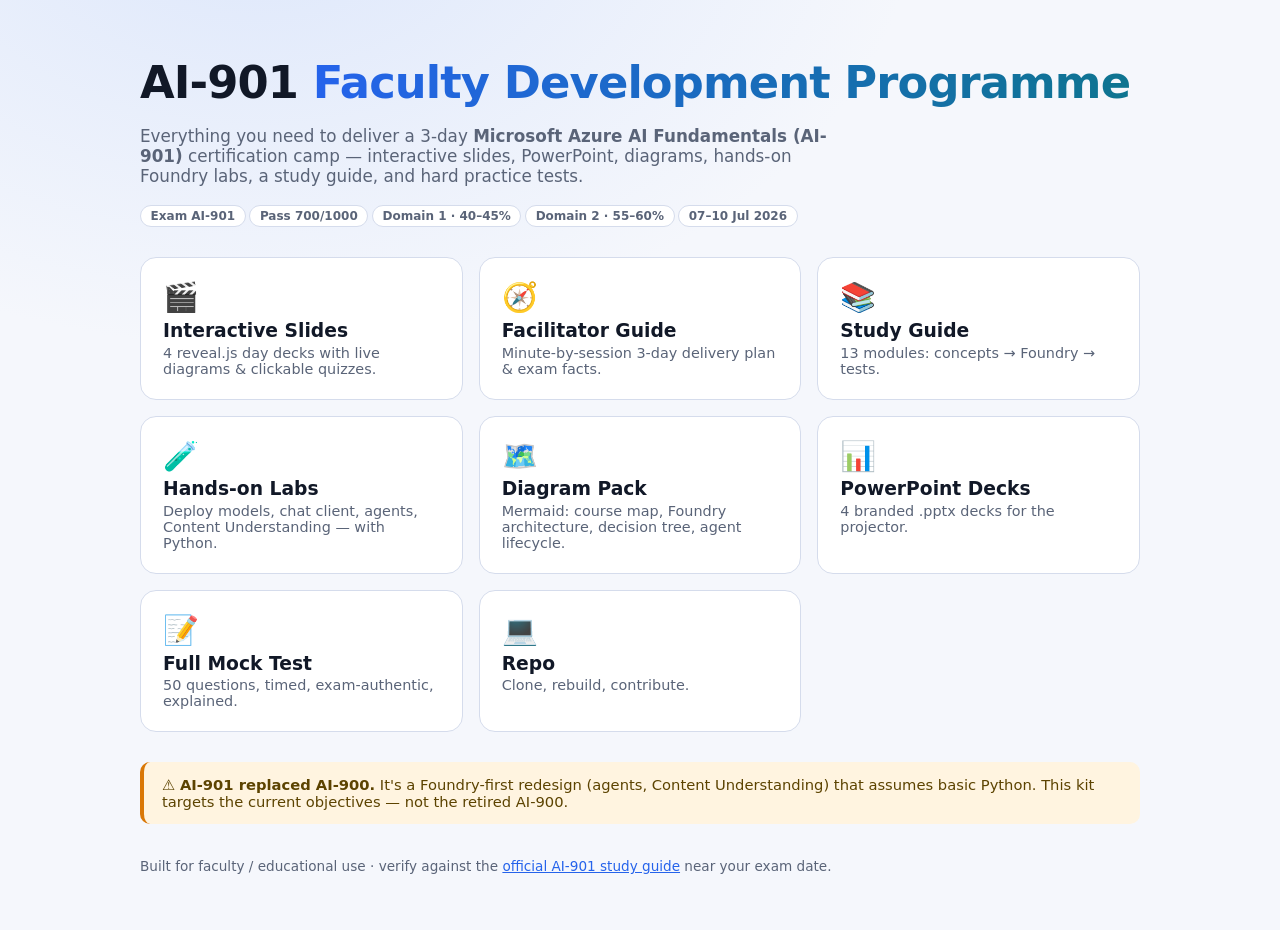
<file: index.html>
<!DOCTYPE html>
<html lang="en">
<head>
<meta charset="utf-8">
<meta name="viewport" content="width=device-width, initial-scale=1.0">
<title>AI-901 FDP — Azure AI Fundamentals Faculty Kit</title>
<link rel="stylesheet" href="slides/assets/theme.css">
<style>
  body{margin:0;min-height:100vh;padding:56px 24px;box-sizing:border-box;font-family:"Segoe UI",system-ui,sans-serif;}
  .wrap{max-width:1000px;margin:0 auto;color:var(--ink);}
  .hero h1{font-size:2.8em;margin:0 0 .1em;color:#111827;letter-spacing:-.02em;}
  .hero .grad{background:linear-gradient(90deg,var(--accent),var(--accent2));-webkit-background-clip:text;background-clip:text;color:transparent;}
  .hero p{color:var(--muted);font-size:1.05em;max-width:720px;}
  .badges span{display:inline-block;margin:.2em .3em .2em 0;padding:.25em .8em;border-radius:999px;font-size:.75em;font-weight:700;background:var(--card);border:1px solid var(--border);color:var(--muted);}
  .grid{display:grid;grid-template-columns:repeat(auto-fit,minmax(260px,1fr));gap:16px;margin-top:28px;}
  .tile{background:var(--card);border:1px solid var(--border);border-radius:16px;padding:22px;text-decoration:none;color:var(--ink);transition:.15s;display:block;}
  .tile:hover{border-color:var(--accent);transform:translateY(-3px);}
  .tile .ic{font-size:1.8em;}
  .tile h3{margin:.3em 0 .2em;color:#111827;}
  .tile p{margin:0;color:var(--muted);font-size:.9em;}
  .note{margin-top:30px;padding:14px 18px;border-left:4px solid var(--warn);background:#fff4e0;border-radius:10px;color:#5c4300;font-size:.92em;}
  .foot{margin-top:34px;color:var(--muted);font-size:.85em;}
  .foot a{color:var(--accent);}
</style>
</head>
<body>
<div class="wrap">
  <div class="hero">
    <h1>AI-901 <span class="grad">Faculty Development Programme</span></h1>
    <p>Everything you need to deliver a 3-day <strong>Microsoft Azure AI Fundamentals (AI-901)</strong> certification camp — interactive slides, PowerPoint, diagrams, hands-on Foundry labs, a study guide, and hard practice tests.</p>
    <div class="badges">
      <span>Exam AI-901</span><span>Pass 700/1000</span><span>Domain 1 · 40–45%</span><span>Domain 2 · 55–60%</span><span>07–10 Jul 2026</span>
    </div>
  </div>

  <div class="grid">
    <a class="tile" href="slides/index.html"><div class="ic">🎬</div><h3>Interactive Slides</h3><p>4 reveal.js day decks with live diagrams &amp; clickable quizzes.</p></a>
    <a class="tile" href="study-guide/00-facilitator-guide.md"><div class="ic">🧭</div><h3>Facilitator Guide</h3><p>Minute-by-session 3-day delivery plan &amp; exam facts.</p></a>
    <a class="tile" href="study-guide/"><div class="ic">📚</div><h3>Study Guide</h3><p>13 modules: concepts → Foundry → tests.</p></a>
    <a class="tile" href="labs/README.md"><div class="ic">🧪</div><h3>Hands-on Labs</h3><p>Deploy models, chat client, agents, Content Understanding — with Python.</p></a>
    <a class="tile" href="diagrams/README.md"><div class="ic">🗺️</div><h3>Diagram Pack</h3><p>Mermaid: course map, Foundry architecture, decision tree, agent lifecycle.</p></a>
    <a class="tile" href="pptx/"><div class="ic">📊</div><h3>PowerPoint Decks</h3><p>4 branded .pptx decks for the projector.</p></a>
    <a class="tile" href="study-guide/11-full-exam-simulation.md"><div class="ic">📝</div><h3>Full Mock Test</h3><p>50 questions, timed, exam-authentic, explained.</p></a>
    <a class="tile" href="https://github.com/EricKart/AI901_FDP"><div class="ic">💻</div><h3>Repo</h3><p>Clone, rebuild, contribute.</p></a>
  </div>

  <div class="note">⚠️ <strong>AI-901 replaced AI-900.</strong> It's a Foundry-first redesign (agents, Content Understanding) that assumes basic Python. This kit targets the current objectives — not the retired AI-900.</div>

  <div class="foot">Built for faculty / educational use · verify against the <a href="https://aka.ms/AI901-StudyGuide">official AI-901 study guide</a> near your exam date.</div>
</div>
</body>
</html>
</file>
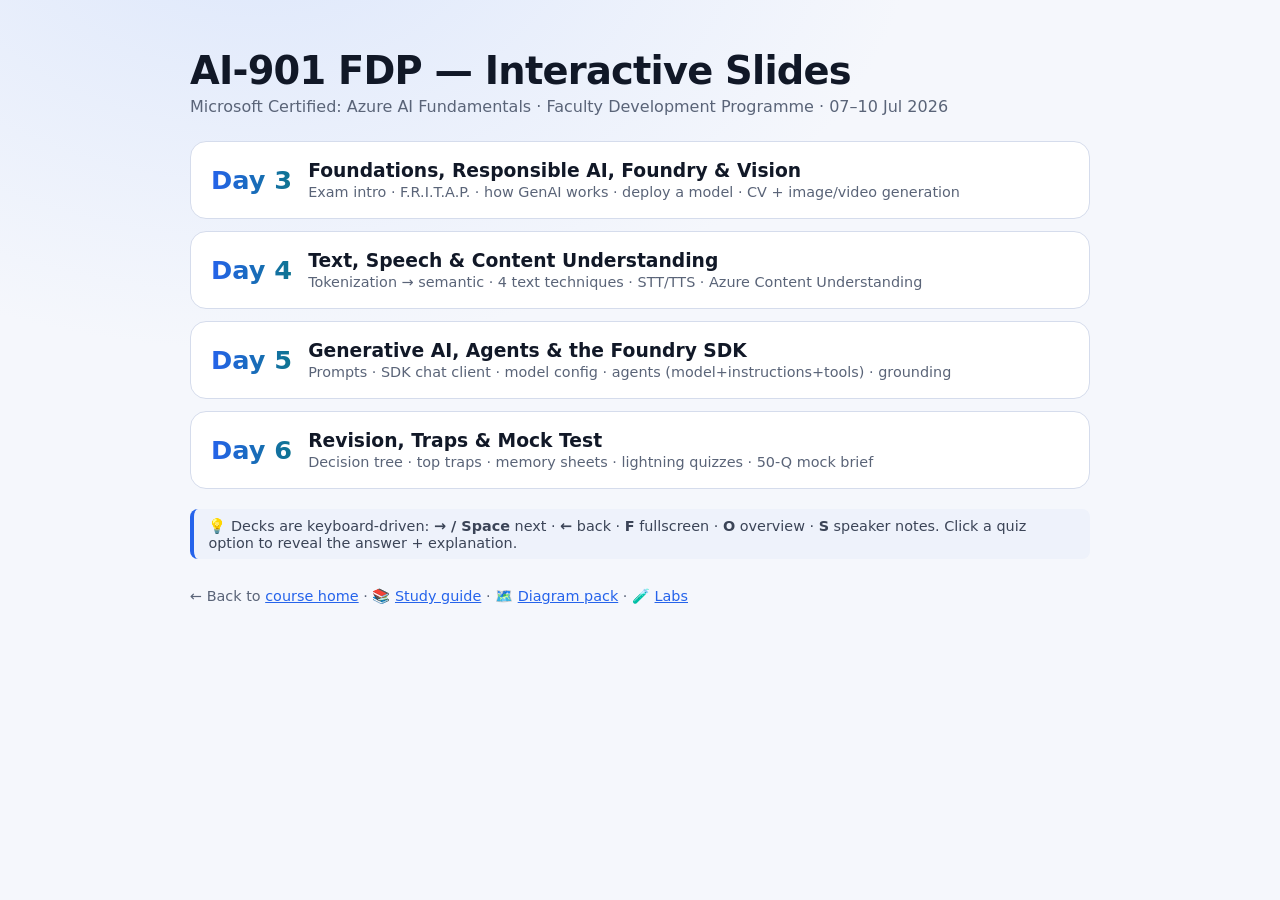
<file: slides/index.html>
<!DOCTYPE html>
<html lang="en">
<head>
<meta charset="utf-8">
<meta name="viewport" content="width=device-width, initial-scale=1.0">
<title>AI-901 FDP — Interactive Slide Decks</title>
<link rel="stylesheet" href="assets/theme.css">
<style>
  body{margin:0;min-height:100vh;padding:48px 24px;box-sizing:border-box;}
  .wrap{max-width:900px;margin:0 auto;color:var(--ink);font-family:"Segoe UI",system-ui,sans-serif;}
  h1{font-size:2.4em;margin:0 0 .1em;color:#111827;letter-spacing:-.02em;}
  .sub{color:var(--muted);margin-bottom:1.6em;}
  .deck{display:flex;align-items:center;gap:16px;background:var(--card);border:1px solid var(--border);
    border-radius:16px;padding:18px 20px;margin:12px 0;text-decoration:none;transition:.15s;}
  .deck:hover{border-color:var(--accent);transform:translateY(-2px);}
  .num{font-size:1.6em;font-weight:800;background:linear-gradient(90deg,var(--accent),var(--accent2));
    -webkit-background-clip:text;background-clip:text;color:transparent;min-width:70px;}
  .deck h3{margin:0;color:#111827;}
  .deck p{margin:.2em 0 0;color:var(--muted);font-size:.9em;}
  .links{margin-top:2em;color:var(--muted);font-size:.9em;}
  .links a{color:var(--accent);}
  .hint{margin-top:1.4em;padding:.6em 1em;border-left:4px solid var(--accent);background:#eef2fb;border-radius:8px;color:#3b4457;font-size:.9em;}
</style>
</head>
<body>
<div class="wrap">
  <h1>AI-901 FDP — Interactive Slides</h1>
  <div class="sub">Microsoft Certified: Azure AI Fundamentals · Faculty Development Programme · 07–10 Jul 2026</div>

  <a class="deck" href="day3.html"><span class="num">Day 3</span><div><h3>Foundations, Responsible AI, Foundry &amp; Vision</h3><p>Exam intro · F.R.I.T.A.P. · how GenAI works · deploy a model · CV + image/video generation</p></div></a>
  <a class="deck" href="day4.html"><span class="num">Day 4</span><div><h3>Text, Speech &amp; Content Understanding</h3><p>Tokenization → semantic · 4 text techniques · STT/TTS · Azure Content Understanding</p></div></a>
  <a class="deck" href="day5.html"><span class="num">Day 5</span><div><h3>Generative AI, Agents &amp; the Foundry SDK</h3><p>Prompts · SDK chat client · model config · agents (model+instructions+tools) · grounding</p></div></a>
  <a class="deck" href="day6.html"><span class="num">Day 6</span><div><h3>Revision, Traps &amp; Mock Test</h3><p>Decision tree · top traps · memory sheets · lightning quizzes · 50-Q mock brief</p></div></a>

  <div class="hint">💡 Decks are keyboard-driven: <b>→ / Space</b> next · <b>←</b> back · <b>F</b> fullscreen · <b>O</b> overview · <b>S</b> speaker notes. Click a quiz option to reveal the answer + explanation.</div>

  <div class="links">
    ← Back to <a href="../index.html">course home</a> ·
    📚 <a href="../study-guide/00-facilitator-guide.md">Study guide</a> ·
    🗺️ <a href="../diagrams/README.md">Diagram pack</a> ·
    🧪 <a href="../labs/README.md">Labs</a>
  </div>
</div>
</body>
</html>
</file>
<file: slides/assets/theme.css>
/* AI-901 FDP — shared slide theme (clean light, projector-friendly) */
:root{
  --bg:#f5f7fc; --bg2:#e9eefa; --ink:#1e2433; --muted:#5a6478;
  --accent:#2563eb; --accent2:#0e7490; --good:#16a34a; --bad:#e11d48; --warn:#d97706;
  --card:#ffffff; --border:#d5dcec;
}
.reveal{font-family:"Segoe UI",system-ui,-apple-system,Roboto,Arial,sans-serif;color:var(--ink);}
.reveal .slides{text-align:left;}
.reveal .slides section{background:transparent;}
body,.reveal-viewport{background:radial-gradient(1200px 800px at 20% -10%,#dde7fb 0%,var(--bg) 55%);}
.reveal h1,.reveal h2,.reveal h3{color:#111827;letter-spacing:-.02em;text-transform:none;font-weight:800;}
.reveal h1{font-size:2.1em;line-height:1.05;}
.reveal h2{font-size:1.5em;background:linear-gradient(90deg,var(--accent),var(--accent2));-webkit-background-clip:text;background-clip:text;color:transparent;}
.reveal h3{font-size:1.15em;color:var(--accent2);}
.reveal p,.reveal li{color:var(--ink);font-size:.82em;line-height:1.35;}
.reveal em{color:var(--accent2);font-style:normal;font-weight:600;}
.reveal strong{color:#111827;}
.reveal a{color:var(--accent);}
.reveal .muted{color:var(--muted);}
.reveal ul,.reveal ol{margin-left:1em;}
.reveal section img{border-radius:12px;}
.pill{display:inline-block;padding:.15em .7em;border-radius:999px;font-size:.6em;font-weight:700;
  background:linear-gradient(90deg,var(--accent),var(--accent2));color:#ffffff;vertical-align:middle;}
.tag{display:inline-block;padding:.1em .55em;border-radius:6px;font-size:.62em;font-weight:700;background:var(--bg2);border:1px solid var(--border);color:#3b4457;}
.card{background:var(--card);border:1px solid var(--border);border-radius:14px;padding:.7em 1em;margin:.35em 0;box-shadow:0 1px 3px rgba(30,36,51,.06);}
.grid{display:grid;grid-template-columns:1fr 1fr;gap:.6em;}
.grid3{display:grid;grid-template-columns:1fr 1fr 1fr;gap:.6em;}
.center{text-align:center;}
.kbd{font-family:Consolas,monospace;background:#eef2fb;border:1px solid var(--border);border-radius:6px;padding:.05em .4em;font-size:.85em;color:#1d4ed8;}
.reveal pre{width:100%;box-shadow:none;font-size:.55em;}
.reveal pre code{background:#f0f4fb;border:1px solid var(--border);border-radius:12px;padding:1em;max-height:520px;color:#1e2433;}
.reveal table{font-size:.62em;}
.reveal th{background:var(--bg2);color:#111827;}
.reveal td,.reveal th{border-color:var(--border);padding:.35em .6em;}
.trap{border-left:4px solid var(--warn);background:#fff4e0;padding:.5em .9em;border-radius:8px;margin:.4em 0;font-size:.8em;color:#5c4300;}
.trap strong,.trap em{color:#7a3f00;}
.footer{position:fixed;bottom:8px;left:16px;font-size:12px;color:var(--muted);z-index:30;}
.progress-note{position:fixed;top:10px;right:16px;font-size:12px;color:var(--muted);z-index:30;}
.reveal .mermaid{background:#ffffff;border:1px solid var(--border);border-radius:12px;padding:.6em;}
.reveal .mermaid svg{max-height:520px;}

/* ---- Interactive quiz ---- */
.quiz{background:var(--card);border:1px solid var(--border);border-radius:16px;padding:1em 1.2em;box-shadow:0 1px 3px rgba(30,36,51,.06);}
.quiz .q{font-weight:700;color:#111827;font-size:.9em;margin-bottom:.6em;}
.quiz .opt{display:block;width:100%;text-align:left;margin:.3em 0;padding:.55em .8em;border-radius:10px;
  background:#f2f5fc;border:1px solid var(--border);color:var(--ink);cursor:pointer;font-size:.8em;transition:.15s;}
.quiz .opt:hover{border-color:var(--accent);transform:translateX(3px);}
.quiz .opt.correct{background:#e5f8ec;border-color:var(--good);color:#14532d;}
.quiz .opt.wrong{background:#fdeaee;border-color:var(--bad);color:#881337;}
.quiz .opt.correct::after{content:"  ✓";color:var(--good);font-weight:800;}
.quiz .opt.wrong::after{content:"  ✕";color:var(--bad);font-weight:800;}
.quiz .explain{display:none;margin-top:.7em;padding:.6em .8em;border-radius:10px;background:#f2f5fc;border:1px dashed var(--accent);font-size:.78em;color:#3b4457;}
.quiz .explain.show{display:block;}
.quiz .explain b{color:var(--accent);}
</file>
